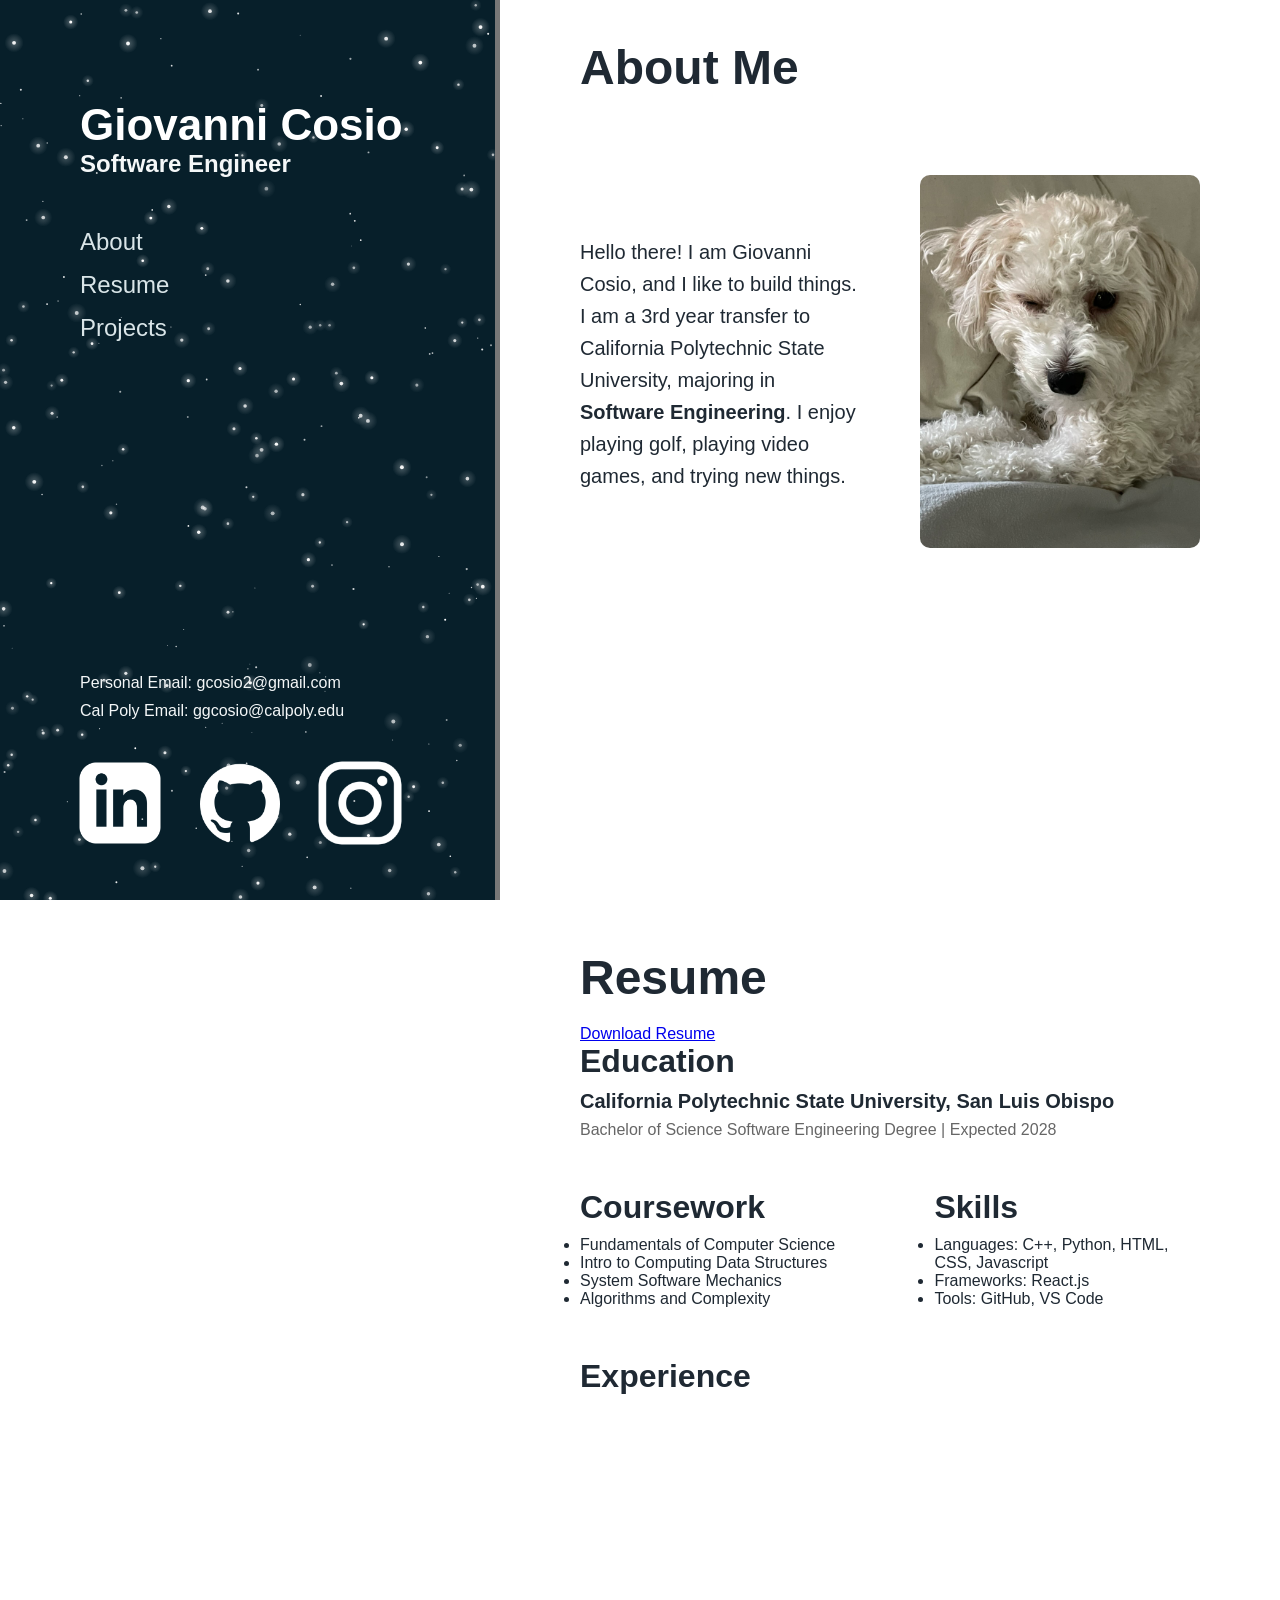
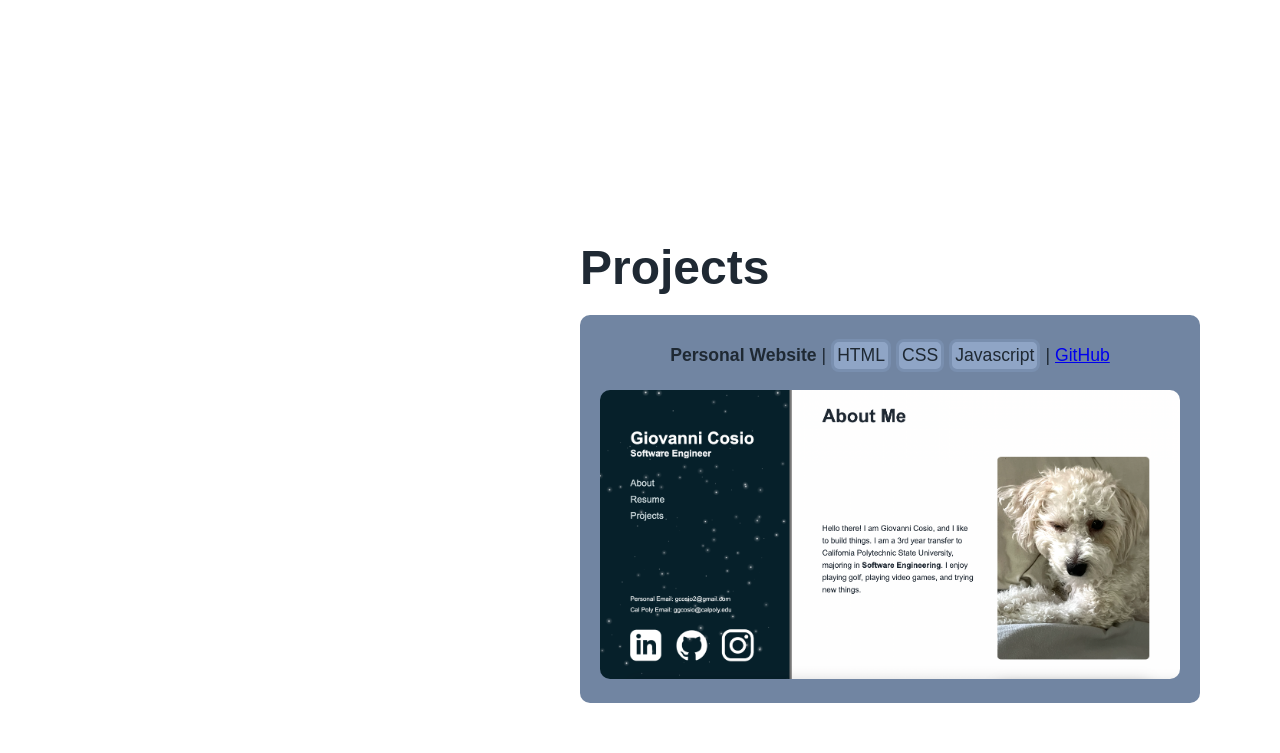
<file: index.html>
<!DOCTYPE html>
<html lang="en">
    <head>
        <meta charset="UTF-8">
        <title>Giovanni Cosio</title>
        <link rel="stylesheet" href="styles.css" />
        <script src="space-parallax.js" defer></script>
    </head>
    <body>
        <nav class="navbar">
            <canvas id="space-parallax"></canvas>
            <div class="navbar-content">
                <h1 class="name">Giovanni Cosio</h1>
                <h2 class="description">Software Engineer</h2>
                <ul class="nav-list">
                    <li><a href="#about">About</a></li>
                    <li><a href="#resume">Resume</a></li>
                    <li><a href="#projects">Projects</a></li>
                </ul>
                <ul class="contact">
                    <li><p>Personal Email: gcosio2@gmail.com</p></li>
                    <li><p>Cal Poly Email: ggcosio@calpoly.edu</p></li>
                </ul>
                <ul class="apps">
                    <li><a href="https://www.linkedin.com/in/giovanni-cosio-130148433/" target="_blank" rel="noreferrer"><img src="imgs/linkedin-icon.png" class="linkedin-logo"></a></li>
                    <li><a href="https://github.com/GioCosio" target="_blank" rel="noreferrer"><img src="imgs/github-logo.png" class="github-logo"></a></li>
                    <li><a href=""><img src="imgs/instagram-logo.webp" target="_blank" rel="noreferrer" class="instagram-logo"></a></li>
                </ul>
            </div>
        </nav>
        <main>
            <div class="about">
                <h1 class="page-title" id="about">About Me</h1>
                <div class="about-content">
                    <div class="about-text">
                        <p>Hello there! I am Giovanni Cosio, and I like to build things. I am 
                            a 3rd year transfer to California Polytechnic State University, 
                            majoring in <strong>Software Engineering</strong>. I enjoy playing 
                            golf, playing video games, and trying new things.</p>
                    </div>
                    <div class="about-img">
                        <img src="imgs/max.jpeg" alt="A picture of my dog after a good nap">
                    </div>
                </div>
            </div>
            <div class="resume">
                <h1 class="page-title" id="resume">Resume</h1>
                <a href="imgs/giovanni-cosio-resume.pdf" download >Download Resume</a>
                <section class="section">
                    <h2 class="section-title">Education</h2>
                    <div class="entry">
                        <h3 class="entry-title">California Polytechnic State University, San Luis Obispo</h3>
                        <p class="entry-info">Bachelor of Science Software Engineering Degree | Expected 2028</p>
                    </div>
                </section>
                <section class="section" id="resume-coursework">
                    <h2 class="section-title">Coursework</h2>
                    <ul class="course-list">
                        <li>Fundamentals of Computer Science</li>
                        <li>Intro to Computing Data Structures</li>
                        <li>System Software Mechanics</li>
                        <li>Algorithms and Complexity</li>
                    </ul>
                </section>
                <section class="section" id="resume-skills">
                    <h2 class="section-title">Skills</h2>
                    <ul class="skill-list">
                        <li>Languages: C++, Python, HTML, CSS, Javascript</li>
                        <li>Frameworks: React.js</li>
                        <li>Tools: GitHub, VS Code</li>
                    </ul>
                </section>
                <section class="section">
                    <h2 class="section-title">Experience</h2>
                    <div class="entry">
                        <h3 class="entry-title"></h3>
                        <p class="entry-info"></p>
                        <p class="entry-description"></p>
                    </div>
                </section>
            </div>
            <h1 class="page-title" id="projects">Projects</h1>
            <div class="project">
                <div class="project-details">
                    <p><strong>Personal Website</strong></p> <p> | </p>
                    <p class="project-skills">HTML</p>
                    <p class="project-skills">CSS</p>
                    <p class="project-skills">Javascript</p> <p> | </p>
                    <a href="https://github.com/GioCosio/GioCosio.github.io" target="_blank">GitHub</a>
                </div>
                <a href="index.html"><img src="imgs/personal-website-screenshot.png" alt="A screenshot of this website"></a>
            </div>
        </main>
    </body>
</html>
</file>
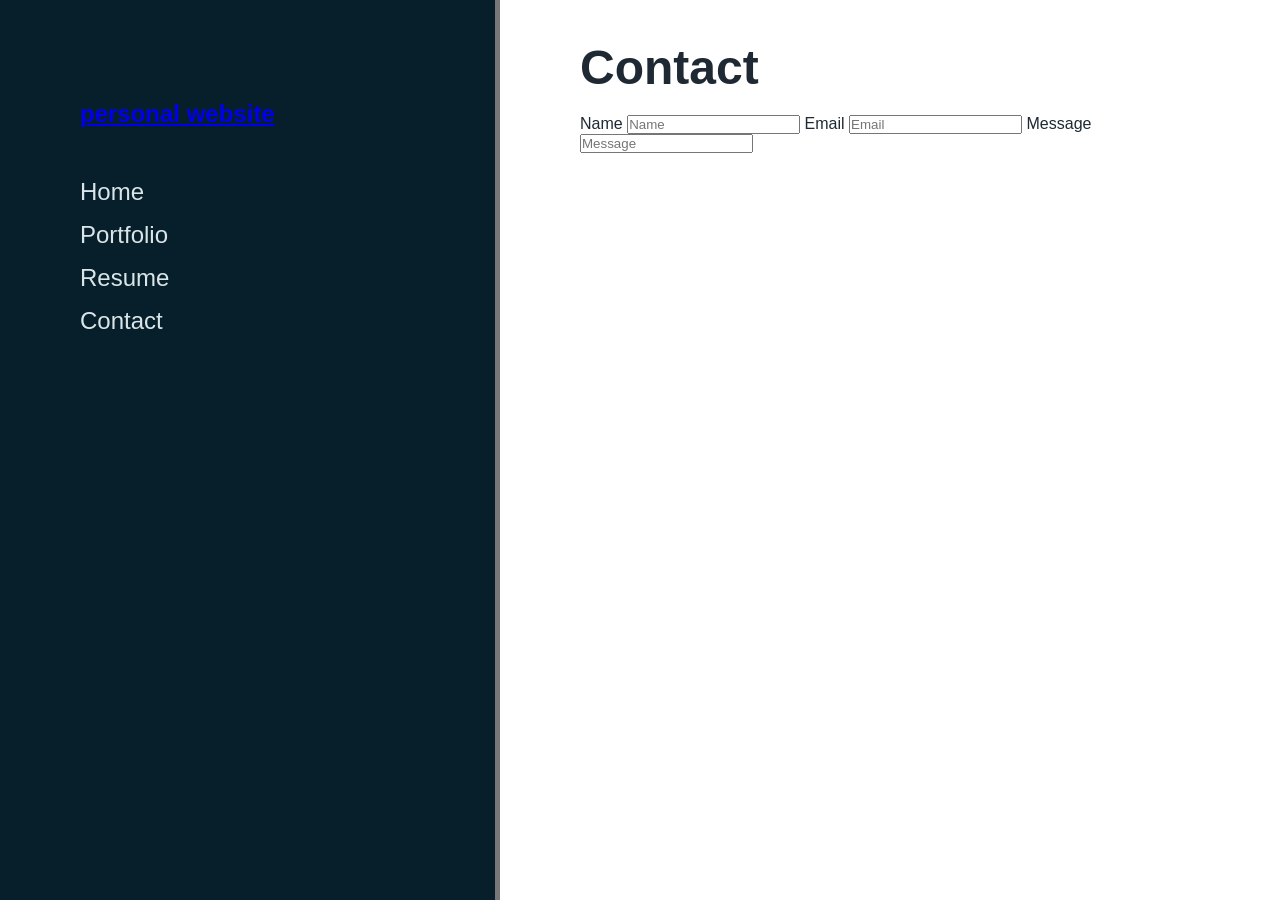
<file: contact.html>
<!DOCTYPE html>
<html>
    <head>
        <title>Contact</title>
        <link rel="stylesheet" href="styles.css" />
    </head>
    <body>
        <nav class="navbar">
            <h1 class="logo">
                <a href="index.html">personal website</a>
            </h1>
            <ul class="nav-list">
                <li><a href="index.html">Home</a></li>
                <li><a href="portfolio.html">Portfolio</a></li>
                <li><a href="resume.html">Resume</a></li>
                <li><a href="contact.html">Contact</a></li>
            </ul>
        </nav>
        <main>
            <h1 class="page-title">Contact</h1>
            <form>
                <label for="name">Name</label>
                <input type="text" id="name" name="name" placeholder="Name" required />
                <label for="email">Email</label>
                <input type="text" id="email" name="email" placeholder="Email" required />
                <label for="message">Message</label>
                <input type="text" id="message" name="message" placeholder="Message" required />
            </form>
        </main>
        <footer class="footer">
            © 2026 Giovanni Cosio | All Rights Reserved
        </footer>
    </body>
</html>
</file>
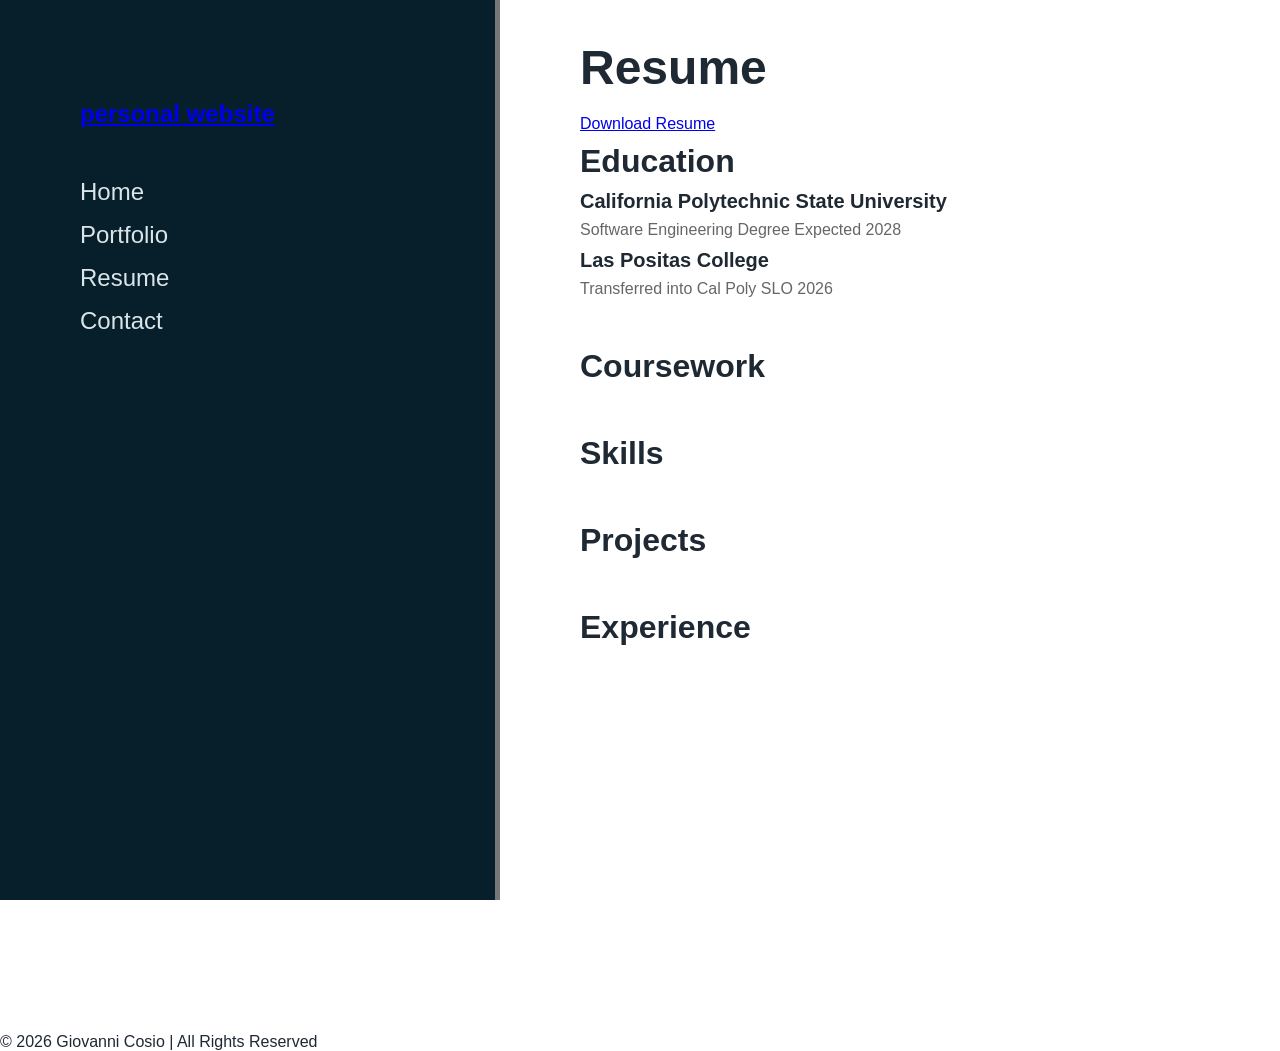
<file: resume.html>
<!DOCTYPE html>
<html>
    <head>
        <title>Resume</title>
        <link rel="stylesheet" href="styles.css" />
    </head>
    <body>
        <nav class="navbar">
            <h1 class="logo">
                <a href="index.html">personal website</a>
            </h1>
            <ul class="nav-list">
                <li><a href="index.html">Home</a></li>
                <li><a href="portfolio.html">Portfolio</a></li>
                <li><a href="resume.html">Resume</a></li>
                <li><a href="contact.html">Contact</a></li>
            </ul>
        </nav>
        <main>
            <h1 class="page-title">Resume</h1>
            <a href="resume.pdf" download >Download Resume</a>
            <div class="resume">
                <section class="section">
                    <h2 class="section-title">Education</h2>
                    <div class="entry">
                        <h3 class="entry-title">California Polytechnic State University</h3>
                        <p class="entry-info">Software Engineering Degree Expected 2028</p>
                        <h3 class="entry-title">Las Positas College</h3>
                        <p class="entry-info">Transferred into Cal Poly SLO 2026</p>
                    </div>
                </section>
                <section class="section">
                    <h2 class="section-title">Coursework</h2>
                    <ul class="course-list">
                        <p></p>
                    </ul>
                </section>
                <section class="section">
                    <h2 class="section-title">Skills</h2>
                    <ul class="skill-list">

                    </ul>
                </section>
                <section class="section">
                    <h2 class="section-title">Projects</h2>
                    <div class="entry">
                        <h3 class="entry-title"></h3>
                        <p class="entry-info"></p>
                        <p class="entry-description"></p>
                    </div>
                </section>
                <section class="section">
                    <h2 class="section-title">Experience</h2>
                    <div class="entry">
                        <h3 class="entry-title"></h3>
                        <p class="entry-info"></p>
                        <p class="entry-description"></p>
                    </div>
                </section>
            </div>
        </main>
        <footer class="footer">
            © 2026 Giovanni Cosio | All Rights Reserved
        </footer>
    </body>
</html>
</file>
<file: styles.css>
* {
    font-family: Arial, Helvetica, sans-serif;
    box-sizing: border-box;
    margin: 0;
    padding: 0;
}

html {
    scroll-behavior: smooth;
}

body {
    background-color: F5F7F6;
    color: #1F2933;
}

.navbar {
    background-color: #071F2A;
    color: #F4F7F8;
    position: fixed;
    height: 100%;
    width: 500px;
    display: flex;
    flex-direction: column;
    padding: 100px 80px 50px 80px;
    border-right: 5px solid #777;
    overflow: hidden;
}

#space-parallax {
    position: absolute;
    inset: 0;
    width: 100%;
    height: 100%;
    z-index: 0;
}

.navbar-content {
    position: relative;
    z-index: 1;
    height: 100%;
    display: flex;
    flex-direction: column;
}

.name {
    color: white;
    text-decoration: none;
    font-size: 2.75em;
    font-weight: bold;
}

.nav-list {
    list-style: none;
    display: flex;
    flex-direction: column;
    row-gap: 15px;
    margin: 50px 0 50px 0;
}

.nav-list a {
    color: #D9E5E8;
    text-decoration: none;
    font-size: 1.5rem;
    transition: color 0.3s ease;
}

.nav-list a:hover {
    color: #7185a2;
}

.contact {
    list-style: none;
    display: flex;
    flex-direction: column;
    margin: auto 0 40px 0;
    gap: 10px;
}

.apps {
    list-style: none;
    display: flex;
    align-items: center;
    margin: 0 0 0 10px;
}

.apps li {
    width: 110px;
    height: 90px;
    display: flex;
    align-items: center;
    justify-content: center;
    filter: invert(100%);
}

.apps li a {
    transition: filter 0.3s ease;
}

.apps li a:hover {
    filter: invert(50%) sepia(100%) brightness(80%);
}

.linkedin-logo {
    width: 90px;
    margin-right: 50px;
}

.github-logo {
    width: 80px;
    margin-right: 25px;
}

.instagram-logo {
    width: 110px;
}

main {
    width: calc(100vw - 500px);
    margin-left: 500px;
    padding: 0 80px;
}

.page-title {
    font-size: 3rem;
    margin-bottom: 20px;
    padding-top: 40px;
}

.about {
    height: 100vh;
    display: flex;
    gap: 60px;
    flex-direction: column;
}

.about-content {
    display: flex;
    align-items: center;
    gap: 60px;
}

.about-img {
    flex: 1;
}

.about-img img {
    width: 100%;
    max-width: 500px;
    height: auto;
    border-radius: 10px;
}

.about-text {
    flex: 1;
    font-size: 1.25rem;
    line-height: 1.6;
}

.resume {
    height: 100vh;
    padding: 10px 0 100px 0;
}

.section {
    margin-bottom: 50px;
}

.section-title {
    font-size: 2rem;
    margin-bottom: 10px;
}

.entry {
    margin-bottom: 30px;
}

.entry-title {
    font-size: 1.25rem;
    margin-bottom: 8px;
}

.entry-info {
    color: #666;
    margin-bottom: 10px;
}

#resume-coursework {
    width: 50%;
    display: inline-block;
    vertical-align: top;
    padding-right: 40px;
}

#resume-skills {
    width: 49%;
    display: inline-block;
    vertical-align: top;
    padding-left: 40px;
}

.project {
    background-color: #7185a2;
    display: flex;
    flex-direction: column;
    gap: 15px;
    justify-items: center;
    align-items: center;
    margin-bottom: 50px;
    padding: 20px;
    border-radius: 10px;
}

.project img {
    width: 100%;
    border-radius: 10px;
}

.project-details {
    display: flex;
    align-items: center;
    height: 40px;
    gap: 5px;
    font-size: 1.1rem;
}

.project-skills {
    background-color: #8fa5c6;
    font-size: 1.1rem;
    padding: 3px;
    border: 3px solid #798faf;
    border-radius: 8px;
}

@media (max-width: 1200px) {
    .navbar {
        position: fixed;
        top: 0;
        left: 0;
        height: 100px;
        width: 100%;
        padding: 20px 30px;
        border-right: none;
        border-bottom: 3px solid #777;
        overflow: hidden;
        z-index: 1000;
    }

    .navbar-content {
        width: 100%;
        height: 100%;
        display: flex;
        flex-direction: row;
        align-items: center;
    }

    .name {
        font-size: 2rem;
        white-space: nowrap;
    }

    .description {
        display: none;
    }

    .nav-list {
        display: flex;
        flex-direction: row;
        align-items: center;
        gap: 30px;
        margin: 0 0 0 auto;
    }

    .nav-list a {
        font-size: 1.1rem;
        white-space: nowrap;
    }

    .contact,
    .apps {
        display: none;
    }

    main {
        width: 100%;
        margin-left: 0;
        padding: 100px 30px 0;
    }

    .page-title {
        font-size: 3rem;
        margin-bottom: 40px;
        padding-top: 120px;
    }
}
</file>
